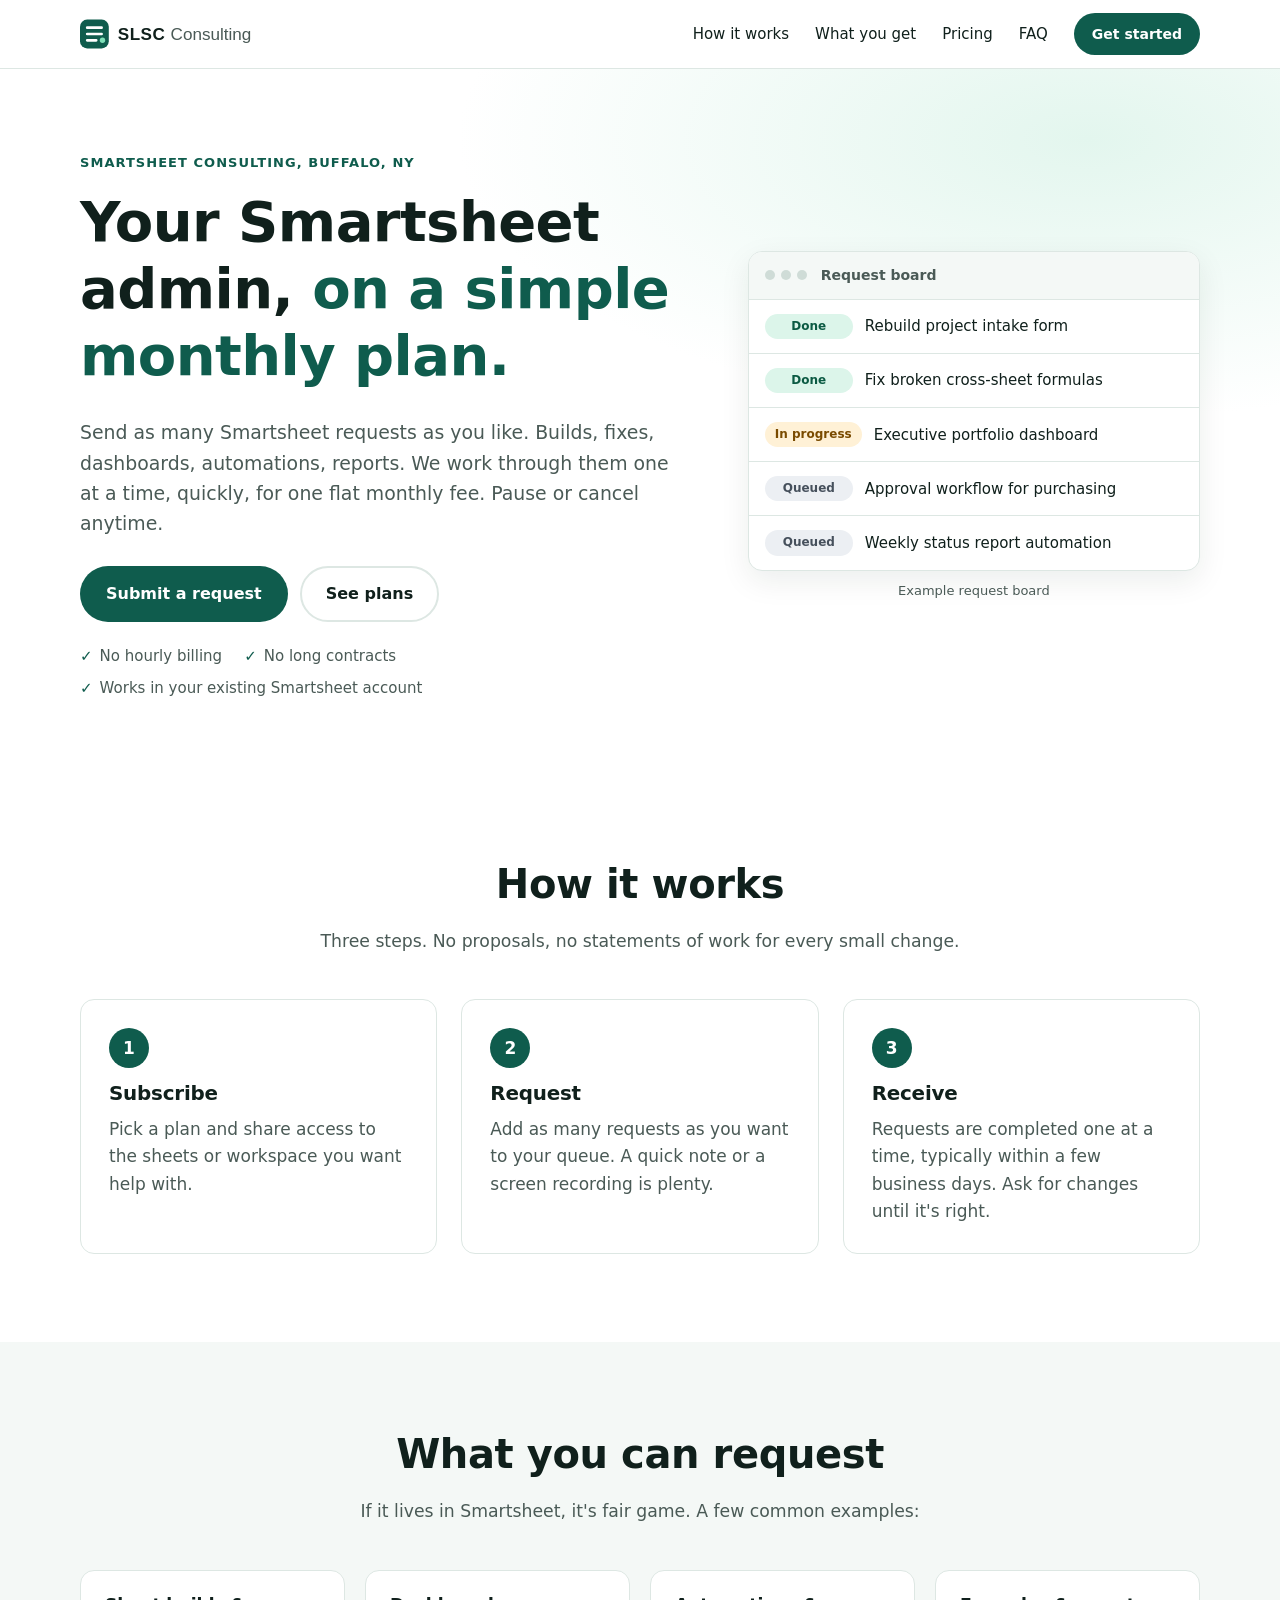
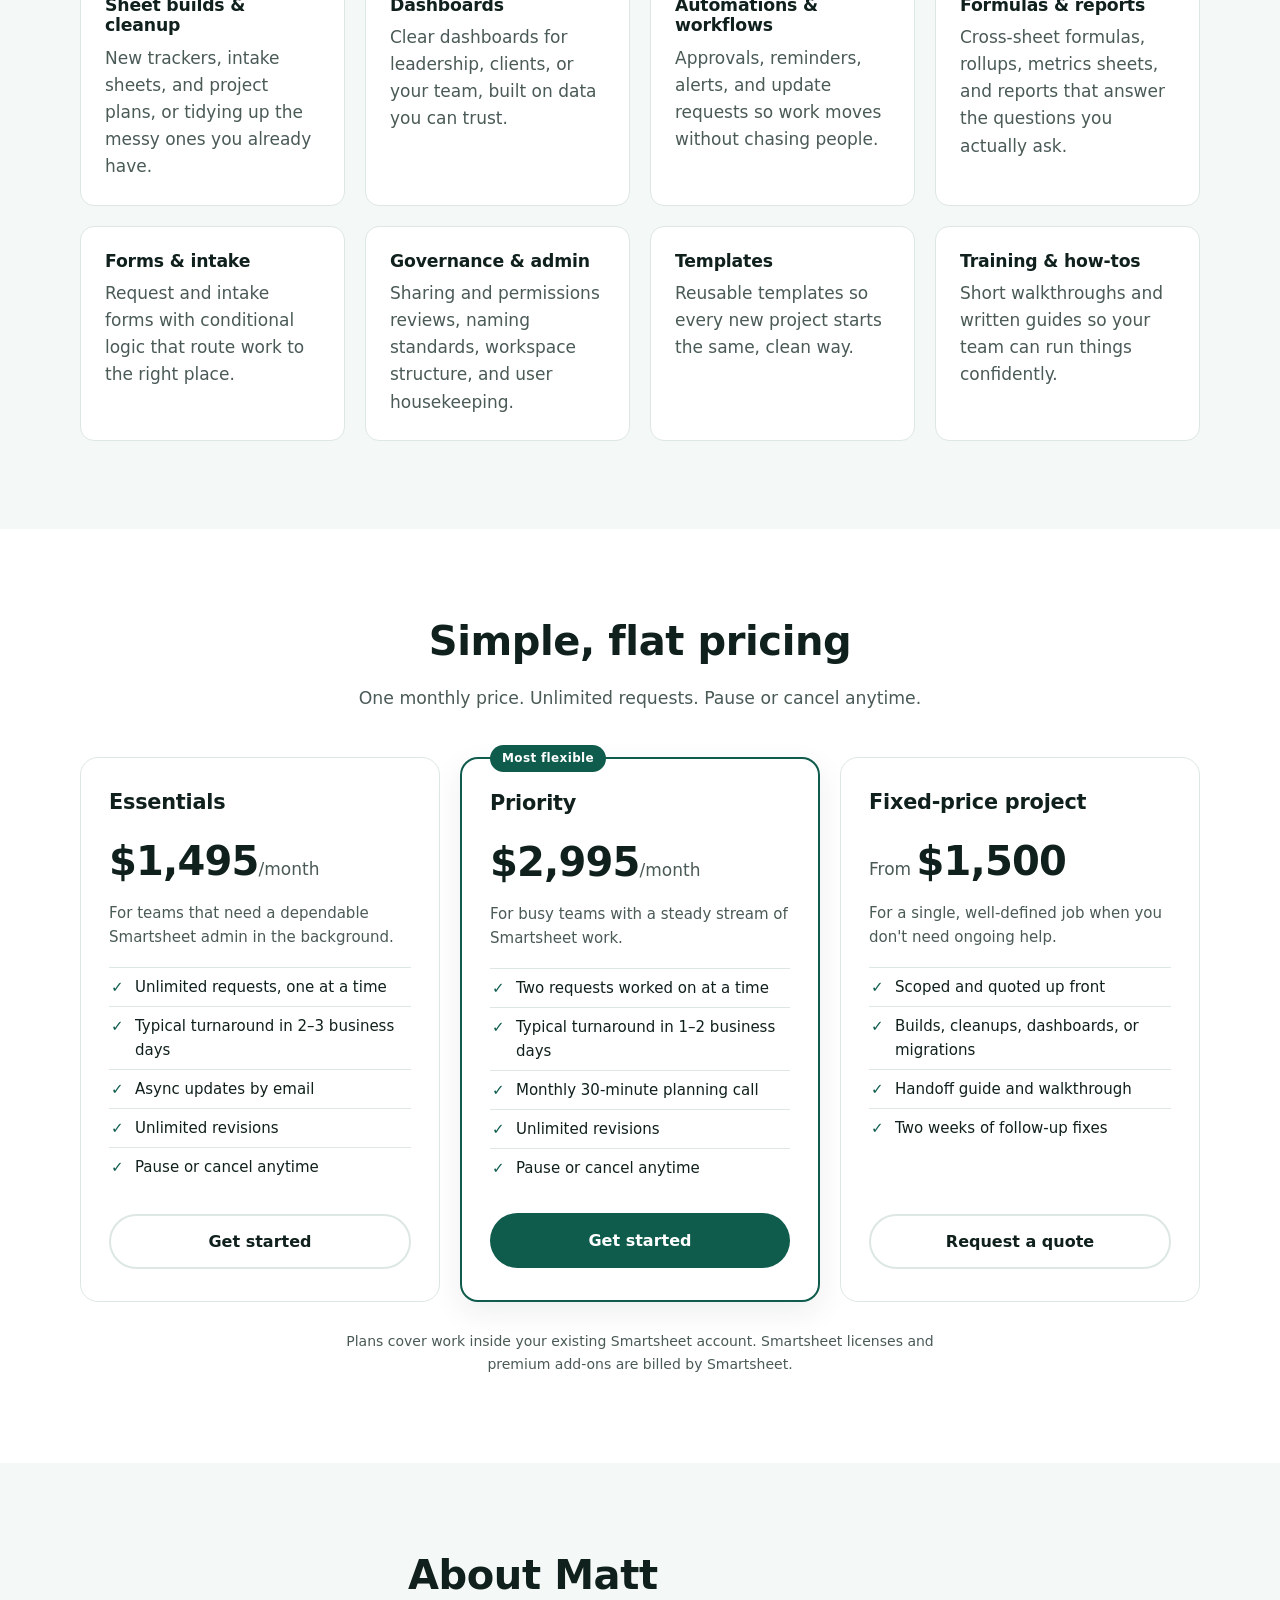
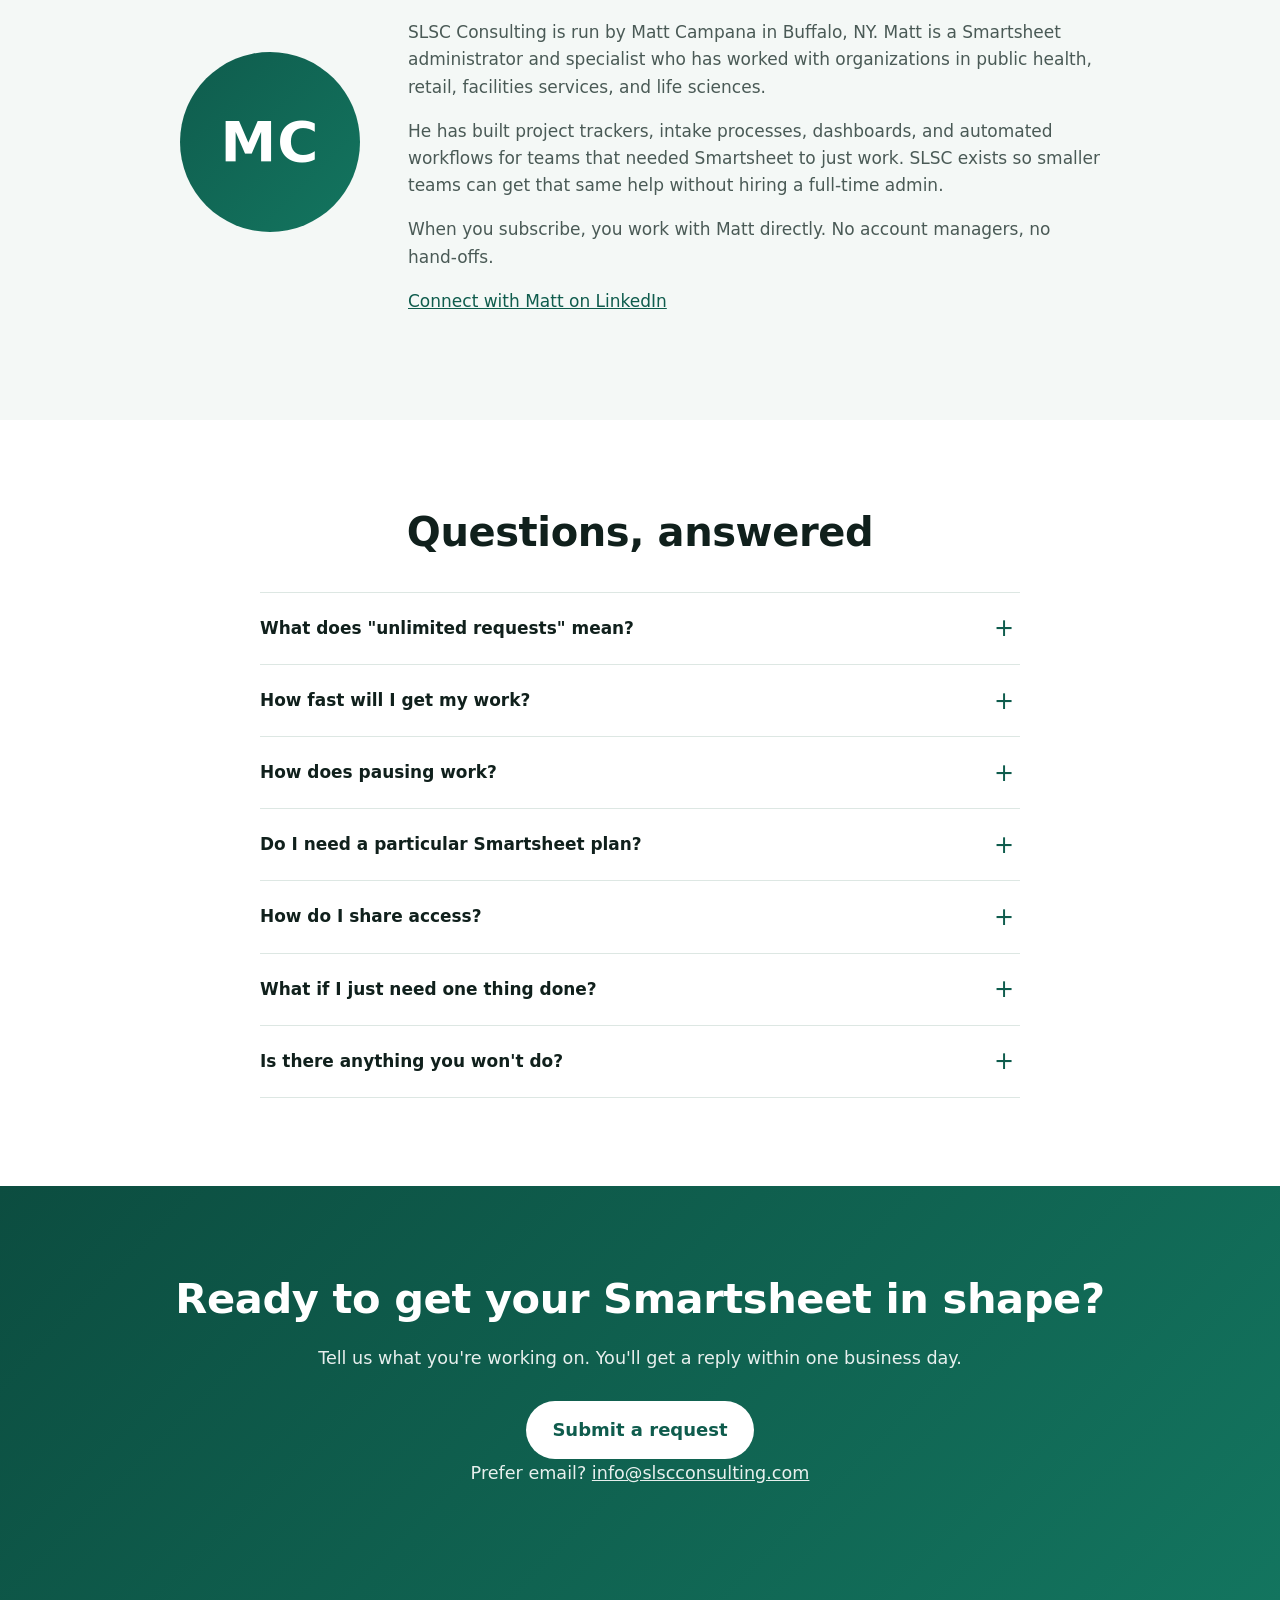
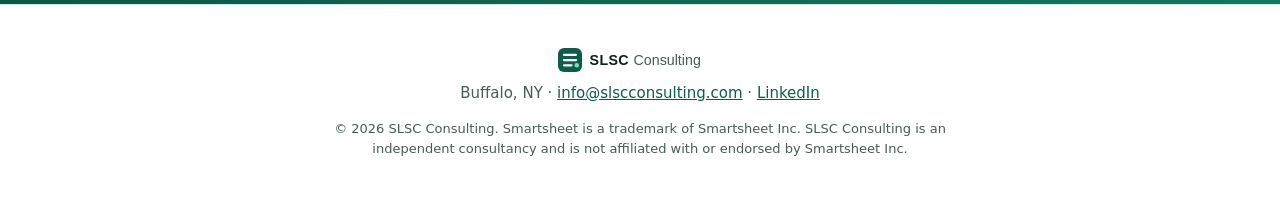
<file: index.html>
<!doctype html>
<html lang="en">
<head>
<meta charset="utf-8">
<meta name="viewport" content="width=device-width, initial-scale=1">
<title>SLSC Consulting | Smartsheet help as a simple monthly subscription</title>
<meta name="description" content="Unlimited Smartsheet requests for one flat monthly fee. Builds, cleanups, dashboards, automations, reports, and admin help from a Buffalo, NY Smartsheet specialist. Pause or cancel anytime.">
<link rel="canonical" href="https://slscconsulting.com/">
<meta name="theme-color" content="#0f5c4d">
<link rel="icon" href="/favicon.svg" type="image/svg+xml">
<link rel="apple-touch-icon" href="/apple-touch-icon.png">
<meta property="og:type" content="website">
<meta property="og:site_name" content="SLSC Consulting">
<meta property="og:title" content="SLSC Consulting | Smartsheet help as a subscription">
<meta property="og:description" content="Unlimited Smartsheet requests for one flat monthly fee. Pause or cancel anytime.">
<meta property="og:url" content="https://slscconsulting.com/">
<meta property="og:image" content="https://slscconsulting.com/og-image.png">
<meta property="og:image:width" content="1200">
<meta property="og:image:height" content="630">
<meta name="twitter:card" content="summary_large_image">
<meta name="twitter:title" content="SLSC Consulting | Smartsheet help as a subscription">
<meta name="twitter:description" content="Unlimited Smartsheet requests for one flat monthly fee. Pause or cancel anytime.">
<meta name="twitter:image" content="https://slscconsulting.com/og-image.png">
<link rel="stylesheet" href="/styles.css">
<script type="application/ld+json">
{"@context":"https://schema.org","@type":"ProfessionalService",
  "sameAs": ["https://www.linkedin.com/in/mattcampana"],"name":"SLSC Consulting","url":"https://slscconsulting.com/","email":"info@slscconsulting.com","founder":{"@type":"Person","name":"Matt Campana"},"address":{"@type":"PostalAddress","addressLocality":"Buffalo","addressRegion":"NY","addressCountry":"US"},"areaServed":"US","description":"Smartsheet consulting offered as a flat-fee monthly subscription and fixed-price projects."}
</script>
</head>
<body>
<a class="skip" href="#main">Skip to content</a>

<header class="site-header">
  <div class="container nav">
    <a href="/" class="brand" aria-label="SLSC Consulting home"><img src="/assets/logo.svg" alt="SLSC Consulting" width="198" height="36"></a>
    <nav aria-label="Main">
      <ul>
        <li class="hide-sm"><a href="#how">How it works</a></li>
        <li class="hide-sm"><a href="#requests">What you get</a></li>
        <li class="hide-sm"><a href="#pricing">Pricing</a></li>
        <li class="hide-sm"><a href="#faq">FAQ</a></li>
        <li><a class="btn btn-small btn-primary" href="https://app.smartsheet.com/b/form/01a18d41d5a072aebe28679af66593c9" target="_blank" rel="noopener">Get started</a></li>
      </ul>
    </nav>
  </div>
</header>

<main id="main">

<section class="hero">
  <div class="container hero-grid">
    <div>
      <p class="eyebrow">Smartsheet consulting, Buffalo, NY</p>
      <h1>Your Smartsheet admin, <span class="hl">on a simple monthly plan.</span></h1>
      <p class="lead">Send as many Smartsheet requests as you like. Builds, fixes, dashboards, automations, reports. We work through them one at a time, quickly, for one flat monthly fee. Pause or cancel anytime.</p>
      <div class="cta-row">
        <a class="btn btn-primary" href="https://app.smartsheet.com/b/form/01a18d41d5a072aebe28679af66593c9" target="_blank" rel="noopener">Submit a request</a>
        <a class="btn btn-ghost" href="#pricing">See plans</a>
      </div>
      <ul class="checks" aria-label="Highlights">
        <li>No hourly billing</li>
        <li>No long contracts</li>
        <li>Works in your existing Smartsheet account</li>
      </ul>
    </div>
    <div class="hero-card" aria-hidden="true">
      <div class="board">
        <div class="board-head"><span class="dot"></span><span class="dot"></span><span class="dot"></span><span class="board-title">Request board</span></div>
        <div class="board-row"><span class="tag tag-done">Done</span><span>Rebuild project intake form</span></div>
        <div class="board-row"><span class="tag tag-done">Done</span><span>Fix broken cross-sheet formulas</span></div>
        <div class="board-row"><span class="tag tag-prog">In progress</span><span>Executive portfolio dashboard</span></div>
        <div class="board-row"><span class="tag tag-queue">Queued</span><span>Approval workflow for purchasing</span></div>
        <div class="board-row"><span class="tag tag-queue">Queued</span><span>Weekly status report automation</span></div>
      </div>
      <p class="board-note">Example request board</p>
    </div>
  </div>
</section>

<section id="how" class="section">
  <div class="container">
    <h2 class="section-title">How it works</h2>
    <p class="section-lead">Three steps. No proposals, no statements of work for every small change.</p>
    <ol class="steps">
      <li>
        <span class="step-num">1</span>
        <h3>Subscribe</h3>
        <p>Pick a plan and share access to the sheets or workspace you want help with.</p>
      </li>
      <li>
        <span class="step-num">2</span>
        <h3>Request</h3>
        <p>Add as many requests as you want to your queue. A quick note or a screen recording is plenty.</p>
      </li>
      <li>
        <span class="step-num">3</span>
        <h3>Receive</h3>
        <p>Requests are completed one at a time, typically within a few business days. Ask for changes until it's right.</p>
      </li>
    </ol>
  </div>
</section>

<section id="requests" class="section section-alt">
  <div class="container">
    <h2 class="section-title">What you can request</h2>
    <p class="section-lead">If it lives in Smartsheet, it's fair game. A few common examples:</p>
    <div class="grid cards">
      <article class="card"><h3>Sheet builds &amp; cleanup</h3><p>New trackers, intake sheets, and project plans, or tidying up the messy ones you already have.</p></article>
      <article class="card"><h3>Dashboards</h3><p>Clear dashboards for leadership, clients, or your team, built on data you can trust.</p></article>
      <article class="card"><h3>Automations &amp; workflows</h3><p>Approvals, reminders, alerts, and update requests so work moves without chasing people.</p></article>
      <article class="card"><h3>Formulas &amp; reports</h3><p>Cross-sheet formulas, rollups, metrics sheets, and reports that answer the questions you actually ask.</p></article>
      <article class="card"><h3>Forms &amp; intake</h3><p>Request and intake forms with conditional logic that route work to the right place.</p></article>
      <article class="card"><h3>Governance &amp; admin</h3><p>Sharing and permissions reviews, naming standards, workspace structure, and user housekeeping.</p></article>
      <article class="card"><h3>Templates</h3><p>Reusable templates so every new project starts the same, clean way.</p></article>
      <article class="card"><h3>Training &amp; how-tos</h3><p>Short walkthroughs and written guides so your team can run things confidently.</p></article>
    </div>
  </div>
</section>

<!--
  ===================================================================
  PRICING IS DRAFT. Matt to confirm all prices, tier names, and terms
  before launch. Placeholder figures based on productized-service norms.
  ===================================================================
-->
<section id="pricing" class="section">
  <div class="container">
    <h2 class="section-title">Simple, flat pricing</h2>
    <p class="section-lead">One monthly price. Unlimited requests. Pause or cancel anytime.</p>
    <div class="grid pricing">
      <article class="plan">
        <h3>Essentials</h3>
        <p class="price"><span class="amt">$1,495</span><span class="per">/month</span></p>
        <p class="plan-desc">For teams that need a dependable Smartsheet admin in the background.</p>
        <ul class="plan-list">
          <li>Unlimited requests, one at a time</li>
          <li>Typical turnaround in 2&ndash;3 business days</li>
          <li>Async updates by email</li>
          <li>Unlimited revisions</li>
          <li>Pause or cancel anytime</li>
        </ul>
        <a class="btn btn-ghost btn-block" href="https://app.smartsheet.com/b/form/01a18d41d5a072aebe28679af66593c9" target="_blank" rel="noopener">Get started</a>
      </article>
      <article class="plan plan-featured">
        <p class="badge">Most flexible</p>
        <h3>Priority</h3>
        <p class="price"><span class="amt">$2,995</span><span class="per">/month</span></p>
        <p class="plan-desc">For busy teams with a steady stream of Smartsheet work.</p>
        <ul class="plan-list">
          <li>Two requests worked on at a time</li>
          <li>Typical turnaround in 1&ndash;2 business days</li>
          <li>Monthly 30-minute planning call</li>
          <li>Unlimited revisions</li>
          <li>Pause or cancel anytime</li>
        </ul>
        <a class="btn btn-primary btn-block" href="https://app.smartsheet.com/b/form/01a18d41d5a072aebe28679af66593c9" target="_blank" rel="noopener">Get started</a>
      </article>
      <article class="plan">
        <h3>Fixed-price project</h3>
        <p class="price"><span class="from">From</span> <span class="amt">$1,500</span></p>
        <p class="plan-desc">For a single, well-defined job when you don't need ongoing help.</p>
        <ul class="plan-list">
          <li>Scoped and quoted up front</li>
          <li>Builds, cleanups, dashboards, or migrations</li>
          <li>Handoff guide and walkthrough</li>
          <li>Two weeks of follow-up fixes</li>
        </ul>
        <a class="btn btn-ghost btn-block" href="https://app.smartsheet.com/b/form/01a18d41d5a072aebe28679af66593c9" target="_blank" rel="noopener">Request a quote</a>
      </article>
    </div>
    <p class="fine">Plans cover work inside your existing Smartsheet account. Smartsheet licenses and premium add-ons are billed by Smartsheet.</p>
  </div>
</section>

<section id="about" class="section section-alt">
  <div class="container about">
    <div class="avatar" aria-hidden="true">MC</div>
    <div>
      <h2 class="section-title">About Matt</h2>
      <p>SLSC Consulting is run by Matt Campana in Buffalo, NY. Matt is a Smartsheet administrator and specialist who has worked with organizations in public health, retail, facilities services, and life sciences.</p>
      <p>He has built project trackers, intake processes, dashboards, and automated workflows for teams that needed Smartsheet to just work. SLSC exists so smaller teams can get that same help without hiring a full-time admin.</p>
      <p>When you subscribe, you work with Matt directly. No account managers, no hand-offs.</p>
      <p><a href="https://www.linkedin.com/in/mattcampana" target="_blank" rel="noopener">Connect with Matt on LinkedIn</a></p>
    </div>
  </div>
</section>

<section id="faq" class="section">
  <div class="container narrow">
    <h2 class="section-title">Questions, answered</h2>
    <details>
      <summary>What does "unlimited requests" mean?</summary>
      <p>Add as many requests to your queue as you like. They're worked on one at a time (two at a time on Priority), in the order you choose. Bigger requests are broken into smaller pieces so you see progress quickly.</p>
    </details>
    <details>
      <summary>How fast will I get my work?</summary>
      <p>Most requests are finished within a few business days. Larger builds, like a full portfolio setup, are delivered in stages so you get something useful early.</p>
    </details>
    <details>
      <summary>How does pausing work?</summary>
      <p>If you don't have enough work for a full month, pause your subscription and the unused days are saved for when you come back.</p>
    </details>
    <details>
      <summary>Do I need a particular Smartsheet plan?</summary>
      <p>No. We work with what you have. If a request would need a premium Smartsheet feature you don't have, we'll tell you up front and suggest an alternative.</p>
    </details>
    <details>
      <summary>How do I share access?</summary>
      <p>Share the relevant sheets or workspace with SLSC as you would with a colleague. You stay in control and can remove access at any time.</p>
    </details>
    <details>
      <summary>What if I just need one thing done?</summary>
      <p>Choose a fixed-price project. We'll scope it, quote it, and deliver it, with no ongoing commitment.</p>
    </details>
    <details>
      <summary>Is there anything you won't do?</summary>
      <p>We focus on Smartsheet and the tools that connect to it. Custom software development and work outside Smartsheet are generally out of scope, but ask and we'll point you in the right direction.</p>
    </details>
  </div>
</section>

<section id="contact" class="section cta-band">
  <div class="container cta-inner">
    <h2>Ready to get your Smartsheet in shape?</h2>
    <p>Tell us what you're working on. You'll get a reply within one business day.</p>
    <a class="btn btn-light" href="https://app.smartsheet.com/b/form/01a18d41d5a072aebe28679af66593c9" target="_blank" rel="noopener">Submit a request</a>
    <p class="cta-alt">Prefer email? <a href="mailto:info@slscconsulting.com?subject=Smartsheet%20help">info@slscconsulting.com</a></p>
  </div>
</section>

</main>

<footer class="site-footer">
  <div class="container foot">
    <img src="/assets/logo.svg" alt="SLSC Consulting" width="165" height="30">
    <p>Buffalo, NY &middot; <a href="mailto:info@slscconsulting.com">info@slscconsulting.com</a> &middot; <a href="https://www.linkedin.com/in/mattcampana" target="_blank" rel="noopener">LinkedIn</a></p>
    <p class="small">&copy; 2026 SLSC Consulting. Smartsheet is a trademark of Smartsheet Inc. SLSC Consulting is an independent consultancy and is not affiliated with or endorsed by Smartsheet Inc.</p>
  </div>
</footer>
</body>
</html>
</file>
<file: styles.css>
:root{--ink:#10201c;--muted:#4a5a56;--brand:#0f5c4d;--brand-2:#13755f;--mint:#7ee0b8;--bg:#fff;--alt:#f4f8f6;--line:#dde7e3;--radius:14px;--shadow:0 10px 30px rgba(16,32,28,.08)}
*{box-sizing:border-box}
html{scroll-behavior:smooth}
@media (prefers-reduced-motion:reduce){html{scroll-behavior:auto}}
body{margin:0;font-family:Inter,"Segoe UI",system-ui,-apple-system,Helvetica,Arial,sans-serif;color:var(--ink);background:var(--bg);line-height:1.6;font-size:17px;-webkit-font-smoothing:antialiased}
img{max-width:100%;height:auto;display:block}
a{color:var(--brand)}
a:focus-visible,summary:focus-visible,.btn:focus-visible{outline:3px solid var(--mint);outline-offset:3px;border-radius:6px}
h1,h2,h3{line-height:1.2;margin:0 0 .5em;letter-spacing:-.01em}
.container{width:min(1120px,100% - 40px);margin-inline:auto}
.narrow{width:min(760px,100% - 40px)}
.skip{position:absolute;left:-999px;top:0;background:var(--ink);color:#fff;padding:10px 14px;z-index:100}
.skip:focus{left:10px;top:10px}

.site-header{position:sticky;top:0;z-index:50;background:rgba(255,255,255,.92);backdrop-filter:saturate(1.4) blur(8px);border-bottom:1px solid var(--line)}
.nav{display:flex;align-items:center;justify-content:space-between;height:68px;gap:16px}
.nav ul{display:flex;align-items:center;gap:26px;list-style:none;margin:0;padding:0}
.nav a:not(.btn){color:var(--ink);text-decoration:none;font-weight:500;font-size:15px}
.nav a:not(.btn):hover{color:var(--brand)}

.btn{display:inline-block;text-decoration:none;font-weight:600;border-radius:999px;padding:13px 24px;border:2px solid transparent;transition:background .15s,transform .15s,border-color .15s;text-align:center;font-size:16px}
.btn:hover{transform:translateY(-1px)}
.btn-primary{background:var(--brand);color:#fff}
.btn-primary:hover{background:var(--brand-2)}
.btn-ghost{border-color:var(--line);color:var(--ink);background:#fff}
.btn-ghost:hover{border-color:var(--brand)}
.btn-light{background:#fff;color:var(--brand);font-size:18px}
.btn-small{padding:8px 16px;font-size:14px}
.btn-block{display:block;width:100%}

.hero{padding:84px 0 72px;background:radial-gradient(900px 400px at 85% 10%,#e3f6ee 0,transparent 70%)}
.hero-grid{display:grid;grid-template-columns:1.15fr .85fr;gap:56px;align-items:center}
.eyebrow{color:var(--brand);font-weight:700;text-transform:uppercase;letter-spacing:.08em;font-size:13px;margin:0 0 14px}
h1{font-size:clamp(2.2rem,4.6vw,3.5rem);font-weight:800}
.hl{color:var(--brand)}
.lead{font-size:1.18rem;color:var(--muted);max-width:36em}
.cta-row{display:flex;gap:12px;flex-wrap:wrap;margin:28px 0 22px}
.checks{list-style:none;padding:0;margin:0;display:flex;flex-wrap:wrap;gap:8px 22px;color:var(--muted);font-size:15px}
.checks li::before{content:"✓";color:var(--brand);font-weight:800;margin-right:7px}

.hero-card{position:relative}
.board{background:#fff;border:1px solid var(--line);border-radius:var(--radius);box-shadow:var(--shadow);overflow:hidden}
.board-head{display:flex;align-items:center;gap:6px;padding:12px 16px;border-bottom:1px solid var(--line);background:var(--alt)}
.dot{width:10px;height:10px;border-radius:50%;background:#cfdcd7}
.board-title{margin-left:8px;font-weight:600;font-size:14px;color:var(--muted)}
.board-row{display:flex;align-items:center;gap:12px;padding:14px 16px;border-bottom:1px solid var(--line);font-size:15px}
.board-row:last-child{border-bottom:0}
.tag{flex:none;font-size:12px;font-weight:700;padding:3px 10px;border-radius:999px;min-width:88px;text-align:center}
.tag-done{background:#dcf5ea;color:#0b5a43}
.tag-prog{background:#fff1d6;color:#7a4b00}
.tag-queue{background:#eceff3;color:#46505c}
.board-note{text-align:center;font-size:13px;color:var(--muted);margin:10px 0 0}

.section{padding:88px 0}
.section-alt{background:var(--alt)}
.section-title{font-size:clamp(1.8rem,3.2vw,2.5rem);font-weight:800;text-align:center}
.section-lead{text-align:center;color:var(--muted);max-width:40em;margin:0 auto 44px;font-size:1.08rem}

.steps{list-style:none;padding:0;margin:0;display:grid;grid-template-columns:repeat(3,1fr);gap:24px}
.steps li{background:#fff;border:1px solid var(--line);border-radius:var(--radius);padding:28px}
.step-num{display:inline-grid;place-items:center;width:40px;height:40px;border-radius:50%;background:var(--brand);color:#fff;font-weight:800;margin-bottom:14px}
.steps p,.card p{color:var(--muted);margin:0}

.grid{display:grid;gap:20px}
.cards{grid-template-columns:repeat(4,1fr)}
.card{background:#fff;border:1px solid var(--line);border-radius:var(--radius);padding:24px}
.card h3{font-size:1.08rem}

.pricing{grid-template-columns:repeat(3,1fr);align-items:stretch}
.plan{position:relative;display:flex;flex-direction:column;background:#fff;border:1px solid var(--line);border-radius:18px;padding:32px 28px}
.plan h3{font-size:1.3rem}
.plan-featured{border:2px solid var(--brand);box-shadow:var(--shadow)}
.badge{position:absolute;top:-14px;left:28px;margin:0;background:var(--brand);color:#fff;font-size:12px;font-weight:700;padding:4px 12px;border-radius:999px;letter-spacing:.03em}
.price{margin:4px 0 8px}
.amt{font-size:2.5rem;font-weight:800;letter-spacing:-.02em}
.per,.from{color:var(--muted);font-weight:500}
.plan-desc{color:var(--muted);margin:0 0 18px;font-size:15px}
.plan-list{list-style:none;padding:0;margin:0 0 26px;flex:1}
.plan-list li{padding:7px 0 7px 26px;position:relative;font-size:15px;border-top:1px solid var(--line)}
.plan-list li::before{content:"✓";position:absolute;left:2px;color:var(--brand);font-weight:800}
.fine{text-align:center;color:var(--muted);font-size:14px;margin:28px auto 0;max-width:46em}

.about{display:grid;grid-template-columns:180px 1fr;gap:48px;align-items:center;max-width:920px}
.about .section-title{text-align:left}
.about p{color:var(--muted)}
.avatar{width:180px;height:180px;border-radius:50%;background:linear-gradient(135deg,var(--brand),var(--brand-2));color:#fff;display:grid;place-items:center;font-size:56px;font-weight:800;letter-spacing:.02em}

details{border-bottom:1px solid var(--line);padding:4px 0}
details:first-of-type{border-top:1px solid var(--line);margin-top:36px}
summary{cursor:pointer;list-style:none;padding:18px 36px 18px 0;font-weight:600;font-size:1.06rem;position:relative}
summary::-webkit-details-marker{display:none}
summary::after{content:"+";position:absolute;right:6px;top:50%;transform:translateY(-50%);font-size:1.5rem;color:var(--brand);font-weight:400}
details[open] summary::after{content:"–"}
details p{margin:0 0 18px;color:var(--muted)}

.cta-band{background:linear-gradient(135deg,#0c4d40,#13755f);color:#fff;text-align:center}
.cta-inner h2{font-size:clamp(1.8rem,3.4vw,2.6rem);font-weight:800}
.cta-inner p{opacity:.9;margin:0 0 28px;font-size:1.1rem}

.site-footer{padding:40px 0;border-top:1px solid var(--line)}
.foot{display:flex;flex-direction:column;align-items:center;gap:6px;text-align:center}
.foot p{margin:0;color:var(--muted);font-size:15px}
.foot .small{font-size:13px;max-width:52em;margin-top:8px}

.notfound{padding:120px 0;text-align:center;display:flex;flex-direction:column;align-items:center;gap:12px}

@media (max-width:960px){
  .hero-grid{grid-template-columns:1fr;gap:40px}
  .cards{grid-template-columns:repeat(2,1fr)}
  .pricing{grid-template-columns:1fr;max-width:480px;margin-inline:auto}
  .pricing .plan-featured{order:-1}
  .hide-sm{display:none}
}
@media (max-width:640px){
  body{font-size:16px}
  .hero{padding:52px 0 48px}
  .section{padding:64px 0}
  .steps,.cards{grid-template-columns:1fr}
  .about{grid-template-columns:1fr;gap:24px;justify-items:center}
  .about .section-title{text-align:center}
  .avatar{width:120px;height:120px;font-size:40px}
  .cta-row .btn{flex:1}
  .brand img{width:160px}
}

.cta-alt{margin-top:14px;font-size:.95rem;opacity:.9}
.cta-alt a{color:inherit;text-decoration:underline}
</file>
